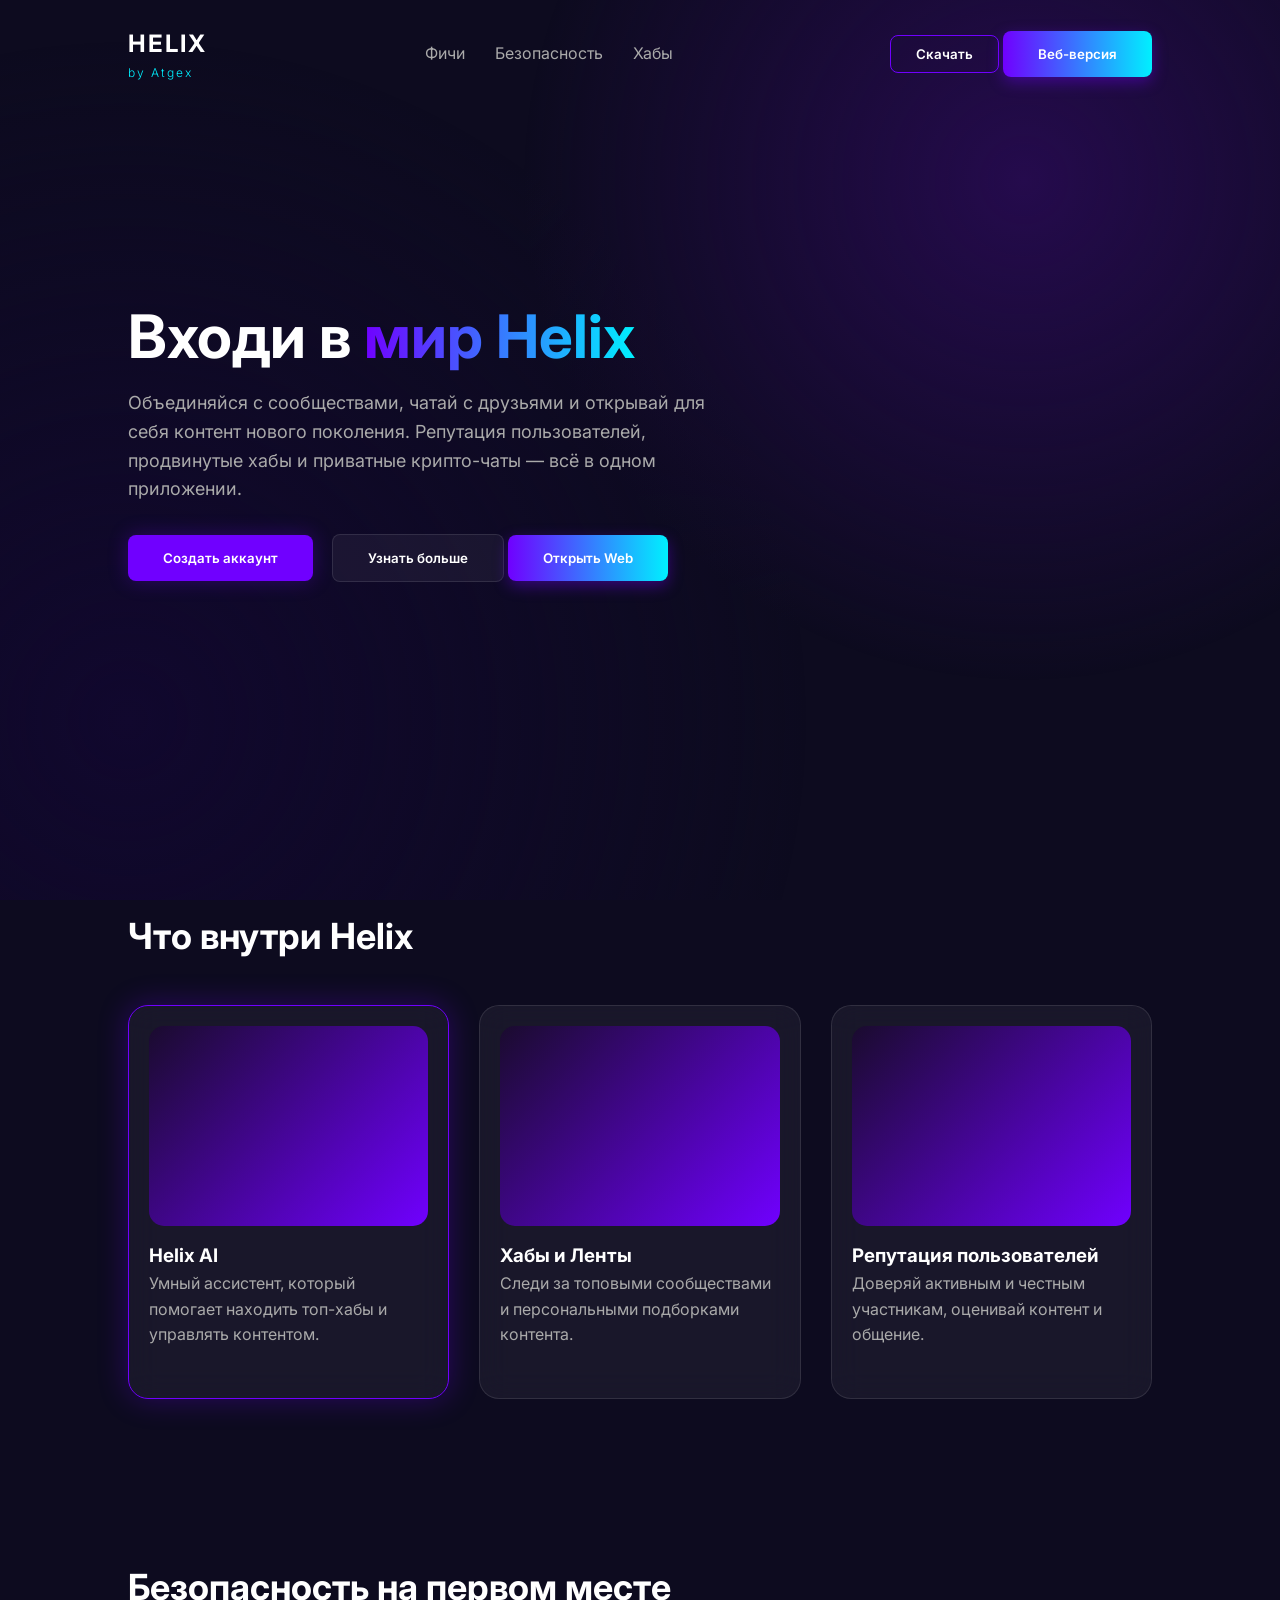
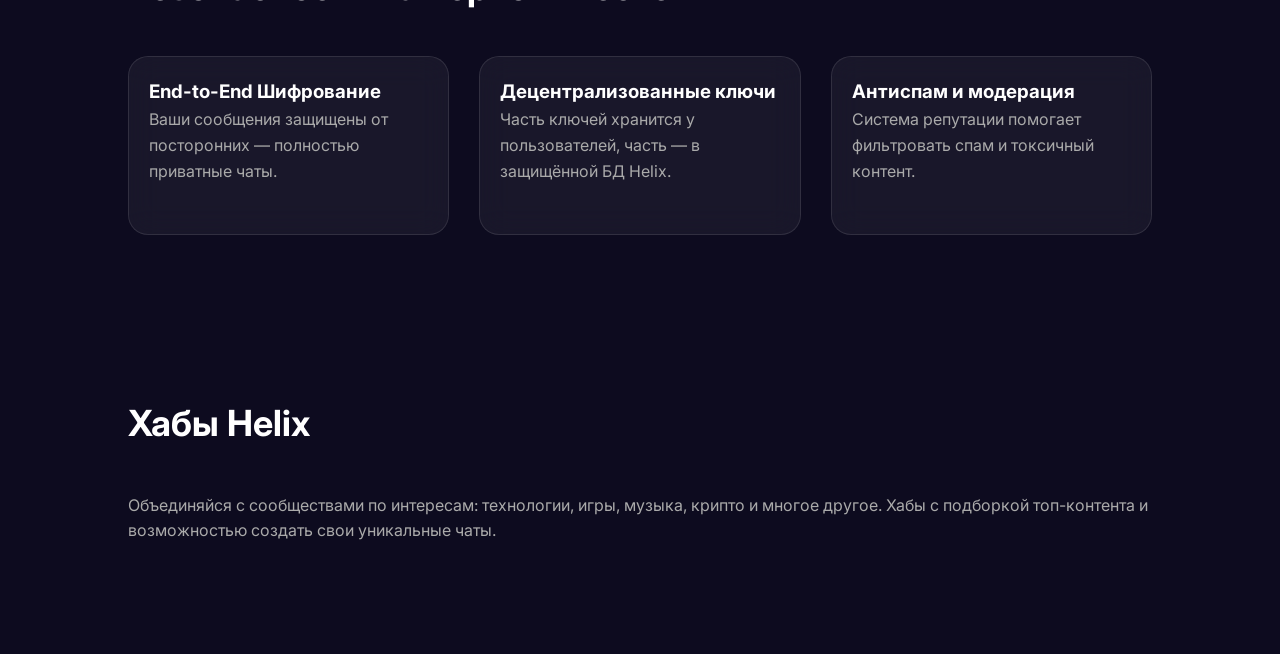
<file: src/mark/index.html>
<!DOCTYPE html>
<html lang="ru">
<head>
    <meta charset="UTF-8">
    <meta name="viewport" content="width=device-width, initial-scale=1.0">
    <title>Helix by Atgex | Сообщества и Чаты нового уровня</title>
    <link rel="stylesheet" href="static/css/style.css">
    <link href="https://fonts.googleapis.com/css2?family=Inter:wght@300;400;700&display=swap" rel="stylesheet">
</head>
<body>
    <div class="bg-glow"></div>

    <nav class="nav">
        <div class="logo">HELIX <span>by Atgex</span></div>

        <div class="hamburger" id="hamburger">
            <span></span>
            <span></span>
            <span></span>
        </div>

        <ul class="nav-links" id="nav-links">
            <li><a href="#features">Фичи</a></li>
            <li><a href="#security">Безопасность</a></li>
            <li><a href="#hubs">Хабы</a></li>
        </ul>

        <div class="nav-buttons">
            <button class="btn-outline">Скачать</button>
            <button class="btn-web">Веб-версия</button>
        </div>
    </nav>


    <header class="hero">
        <div class="hero-content">
            <h1>Входи в <span class="gradient-text">мир Helix</span></h1>
            <p>Объединяйся с сообществами, чатай с друзьями и открывай для себя контент нового поколения. Репутация пользователей, продвинутые хабы и приватные крипто-чаты — всё в одном приложении.</p>
            <div class="hero-btns">
                <button class="btn-primary">Создать аккаунт</button>
                <button class="btn-secondary">Узнать больше</button>
                <button class="btn-web">Открыть Web</button>
            </div>
            <div class="stats">
            </div>
        </div>
    </header>

    <section id="features" class="features">
        <h2>Что внутри Helix</h2>
        <div class="grid">
            <div class="glass-card active">
                <div class="card-img small"></div>
                <h3>Helix AI</h3>
                <p>Умный ассистент, который помогает находить топ-хабы и управлять контентом.</p>
            </div>
            <div class="glass-card">
                <div class="card-img small"></div>
                <h3>Хабы и Ленты</h3>
                <p>Следи за топовыми сообществами и персональными подборками контента.</p>
            </div>
            <div class="glass-card">
                <div class="card-img small"></div>
                <h3>Репутация пользователей</h3>
                <p>Доверяй активным и честным участникам, оценивай контент и общение.</p>
            </div>
        </div>
    </section>

    <section id="security" class="features">
        <h2>Безопасность на первом месте</h2>
        <div class="grid">
            <div class="glass-card">
                <h3>End-to-End Шифрование</h3>
                <p>Ваши сообщения защищены от посторонних — полностью приватные чаты.</p>
            </div>
            <div class="glass-card">
                <h3>Децентрализованные ключи</h3>
                <p>Часть ключей хранится у пользователей, часть — в защищённой БД Helix.</p>
            </div>
            <div class="glass-card">
                <h3>Антиспам и модерация</h3>
                <p>Система репутации помогает фильтровать спам и токсичный контент.</p>
            </div>
        </div>
    </section>

    <section id="hubs" class="features">
        <h2>Хабы Helix</h2>
        <p>Объединяйся с сообществами по интересам: технологии, игры, музыка, крипто и многое другое. Хабы с подборкой топ-контента и возможностью создать свои уникальные чаты.</p>
    </section>

    <script src="static/js/main.js"></script>
</body>
</html>
</file>
<file: src/mark/static/css/style.css>
:root {
    --bg-dark: #0D0B1F;
    --accent-purple: #7000FF;
    --accent-cyan: #00F0FF;
    --glass-bg: rgba(255, 255, 255, 0.05);
    --glass-border: rgba(255, 255, 255, 0.1);
    --text-main: #fff;
    --text-muted: #aaa;
    --shadow-glow: rgba(112, 0, 255, 0.3);
}

* {
    margin: 0;
    padding: 0;
    box-sizing: border-box;
    font-family: 'Inter', sans-serif;
}

body {
    background-color: var(--bg-dark);
    color: var(--text-main);
    overflow-x: hidden;
    line-height: 1.6;
}

/* Background Glow */
.bg-glow {
    position: fixed;
    top: 0; left: 0; width: 100%; height: 100%;
    background: radial-gradient(circle at 80% 20%, #250b4d 0%, transparent 40%),
                radial-gradient(circle at 10% 80%, #11082e 0%, transparent 50%);
    z-index: -1;
    transition: transform 0.3s ease-out;
}

/* Navigation */
nav.nav {
    display: flex;
    justify-content: space-between;
    align-items: center;
    padding: 25px 10%;
}

.logo {
    font-size: 24px;
    font-weight: 700;
    letter-spacing: 2px;
}

.logo span {
    font-size: 12px;
    color: var(--accent-cyan);
    display: block;
    font-weight: 300;
}

.nav-links {
    display: flex;
    list-style: none;
    gap: 30px;
}

.nav-links a {
    color: var(--text-muted);
    text-decoration: none;
    transition: 0.3s;
}

.nav-links a:hover { color: var(--accent-purple); }

/* Buttons */
button {
    cursor: pointer;
    border-radius: 8px;
    transition: 0.3s;
    font-weight: 600;
}

.btn-outline {
    background: transparent;
    border: 1px solid var(--accent-purple);
    color: var(--text-main);
    padding: 10px 25px;
}

.btn-outline:hover {
    background: var(--accent-purple);
    color: #fff;
}

.btn-primary {
    background: var(--accent-purple);
    border: none;
    color: #fff;
    padding: 15px 35px;
    box-shadow: 0 0 20px var(--shadow-glow);
}

.btn-primary:hover {
    transform: scale(1.05);
}

.btn-secondary {
    background: var(--glass-bg);
    border: 1px solid var(--glass-border);
    color: #fff;
    padding: 15px 35px;
    margin-left: 15px;
}

/* Hero Section */
.hero {
    display: flex;
    align-items: center;
    justify-content: space-between;
    padding: 5% 10%;
    min-height: 80vh;
    flex-wrap: wrap;
}

.hero-content { flex: 1; max-width: 600px; }

.hero-content h1 {
    font-size: 60px;
    line-height: 1.1;
    margin-bottom: 20px;
}

.gradient-text {
    background: linear-gradient(90deg, var(--accent-purple), var(--accent-cyan));
    -webkit-background-clip: text;
    -webkit-text-fill-color: transparent;
}

.hero-content p {
    font-size: 18px;
    color: var(--text-muted);
    margin-bottom: 30px;
}

.hero-btns { margin-bottom: 50px; }

.stats {
    display: flex;
    gap: 40px;
}

.stat-item b { font-size: 24px; display: block; }
.stat-item span { color: #666; font-size: 14px; }

/* Glass Cards */
.glass-card {
    background: var(--glass-bg);
    backdrop-filter: blur(15px);
    border: 1px solid var(--glass-border);
    border-radius: 20px;
    padding: 20px;
    transition: 0.4s;
    opacity: 0;
    transform: translateY(50px);
}

.glass-card.active {
    border-color: var(--accent-purple);
    box-shadow: 0 0 30px var(--shadow-glow);
}

.main-card {
    width: 300px;
    height: 400px;
    transform: rotate(5deg);
    margin-top: 50px;
}

.main-card:hover {
    transform: rotate(0deg) scale(1.05);
}

.card-img {
    width: 100%;
    height: 200px;
    background: linear-gradient(135deg, #1a0b2e, var(--accent-purple));
    border-radius: 15px;
    margin-bottom: 15px;
}

.card-info {
    display: flex;
    justify-content: space-between;
    font-size: 14px;
    color: var(--text-muted);
}

/* Features Section */
.features { padding: 80px 10%; }
.features h2 { font-size: 36px; margin-bottom: 40px; }
.features p { color: var(--text-muted); margin-bottom: 30px; }

.grid {
    display: grid;
    grid-template-columns: repeat(auto-fit, minmax(250px, 1fr));
    gap: 30px;
}

/* --- Кнопка Web --- */
.btn-web {
    background: linear-gradient(90deg, var(--accent-purple), var(--accent-cyan));
    border: none;
    color: #fff;
    padding: 15px 35px;
    border-radius: 8px;
    font-weight: 600;
    transition: all 0.3s ease;
    box-shadow: 0 5px 15px rgba(112,0,255,0.4);
}

.btn-web:hover {
    transform: translateY(-3px) scale(1.05);
    box-shadow: 0 8px 25px rgba(112,0,255,0.6);
}

/* --- Футер --- */
footer {
    background: #0B0920;
    color: #aaa;
    padding: 50px 10%;
    display: flex;
    flex-wrap: wrap;
    justify-content: space-between;
    gap: 30px;
}

footer .footer-section {
    flex: 1 1 200px;
}

footer h4 {
    color: #fff;
    margin-bottom: 15px;
    font-size: 18px;
}

footer a {
    color: #aaa;
    text-decoration: none;
    display: block;
    margin-bottom: 8px;
    transition: color 0.3s;
}

footer a:hover { color: var(--accent-purple); }

footer .socials {
    display: flex;
    gap: 15px;
}

footer .socials a {
    font-size: 20px;
    color: var(--text-main);
}

/* Адаптив футера */
@media(max-width: 768px) {
    footer {
        flex-direction: column;
        align-items: center;
        text-align: center;
    }
    footer .socials { justify-content: center; }
}


/* --- Общие адаптивные правила --- */
@media (max-width: 1024px) {
    .hero {
        flex-direction: column;
        padding: 5% 5%;
        text-align: center;
    }

    .hero-visual {
        margin-top: 40px;
        display: flex;
        justify-content: center;
    }

    .stats {
        flex-direction: column;
        gap: 20px;
        margin-top: 40px;
        align-items: center;
    }

    .nav {
        flex-wrap: wrap;
        padding: 20px 5%;
    }

    .nav-links {
        gap: 15px;
        margin-top: 10px;
        flex-wrap: wrap;
        justify-content: center;
    }

    .nav-buttons {
        display: flex;
        gap: 10px;
        margin-top: 10px;
        justify-content: center;
        width: 100%;
    }
}

@media (max-width: 768px) {
    .hero-content h1 {
        font-size: 42px;
    }

    .hero-content p {
        font-size: 16px;
    }

    .btn-primary,
    .btn-secondary,
    .btn-web {
        padding: 12px 25px;
        font-size: 14px;
    }

    .main-card {
        width: 250px;
        height: 350px;
        transform: rotate(0deg);
        margin-top: 30px;
    }
}

@media (max-width: 480px) {
    .grid {
        grid-template-columns: 1fr;
        gap: 20px;
    }

    .hero-content h1 {
        font-size: 32px;
    }

    .stats b {
        font-size: 20px;
    }

    .hero-btns {
        flex-direction: column;
        gap: 10px;
    }

    .btn-outline,
    .btn-web,
    .btn-primary,
    .btn-secondary {
        width: 100%;
    }
}

/* --- Гамбургер --- */
.hamburger {
    display: none;
    flex-direction: column;
    justify-content: space-between;
    width: 28px;
    height: 20px;
    cursor: pointer;
}

.hamburger span {
    display: block;
    height: 3px;
    background: var(--text-main);
    border-radius: 2px;
    transition: all 0.3s ease;
}

/* Мобильная версия: показать гамбургер и скрыть nav */
@media (max-width: 768px) {
    .hamburger { display: flex; }

    .nav-links {
        position: absolute;
        top: 70px;
        left: 0;
        width: 100%;
        background: var(--bg-dark);
        flex-direction: column;
        gap: 20px;
        padding: 20px 0;
        align-items: center;
        display: none;
    }

    .nav-links.show {
        display: flex;
    }

    .nav-buttons {
        width: 100%;
        justify-content: center;
        margin-top: 10px;
    }
}

/* Анимация превращения гамбургера в крестик */
.hamburger.active span:nth-child(1) {
    transform: rotate(45deg) translate(5px, 5px);
}

.hamburger.active span:nth-child(2) {
    opacity: 0;
}

.hamburger.active span:nth-child(3) {
    transform: rotate(-45deg) translate(6px, -6px);
}
</file>
